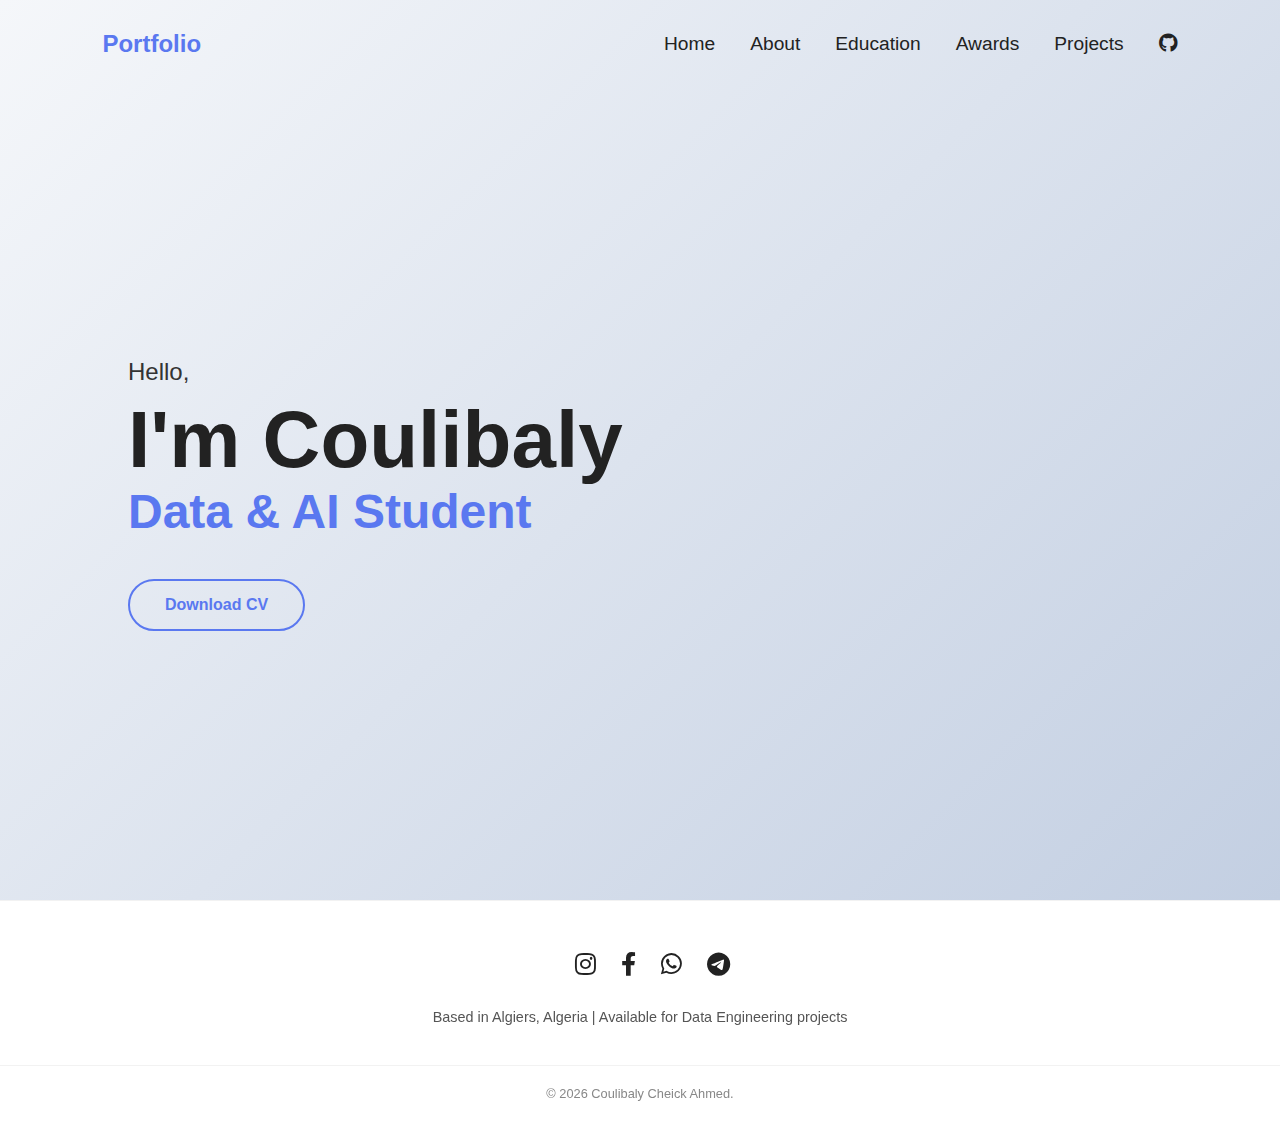
<file: index.html>
<!DOCTYPE html>
<html lang="fr">
<head>
    <meta charset="UTF-8">
    <meta name="viewport" content="width=device-width, initial-scale=1.0">
    <title>Home</title>
    <link href="https://fonts.googleapis.com/css2?family=Poppins:wght@400;600;700&display=swap" rel="stylesheet">
    <link rel="stylesheet" href="https://cdnjs.cloudflare.com/ajax/libs/font-awesome/6.0.0/css/all.min.css">
    <link rel="stylesheet" href="style.css">
</head>
<body>
    <main class="container">
        <header>
            <div class="logo">Portfolio</div>
            <nav>
                <ul>
                    <li><a href="index.html">Home</a></li>
                    <li><a href="pages/about.html">About</a></li>
                    <li><a href="pages/education.html">Education</a></li>
                    <li><a href="pages/award.html">Awards</a></li>
                    <li><a href="pages/project.html">Projects</a></li>
                    <li><a href="https://github.com/cca7ai/" target="_blank"><i class="fab fa-github"></i></a></li>
                </ul>
            </nav>
        </header>

        <section class="hero">
            <div class="hero-content">
                <p class="hello">Hello,</p>
                <h1>I'm Coulibaly</h1>
                <h2>Data & AI Student</h2>
                <a href="https://github.com/cca7ai/cv/blob/main/cv_COULIBALY_Cheick_Ahmed.pdf" target="_blank" class="btn-download">Download CV</a>
            </div>
        </section>
    </main>
    <footer class="main-footer">
        <div class="footer-content">

            <div class="footer-socials">
                <a href="https://x.com/cheick8169" target="_blank" title="Follow on X"><i class="fab fa-x-twitter"></i></a>
                <a href="https://instagram.com/cheick8169" target="_blank" title="Follow on Instagram"><i class="fab fa-instagram"></i></a>
                <a href="https://facebook.com/Cheick Coulibaly" target="_blank" title="Connect on Facebook"><i class="fab fa-facebook-f"></i></a>
                <a href="https://wa.me/0022656175572" target="_blank" title="Chat on WhatsApp"><i class="fab fa-whatsapp"></i></a>
                <a href="https://t.me/@cca7coulibaly" target="_blank" title="Message on Telegram"><i class="fab fa-telegram-plane"></i></a>
            </div>

            <div class="footer-info">
                <p>Based in Algiers, Algeria | Available for Data Engineering projects</p>
            </div>
        </div>

        <div class="footer-bottom">
            <p>&copy; 2026 Coulibaly Cheick Ahmed.</p>
        </div>
    </footer>
</body>
</html>
</file>
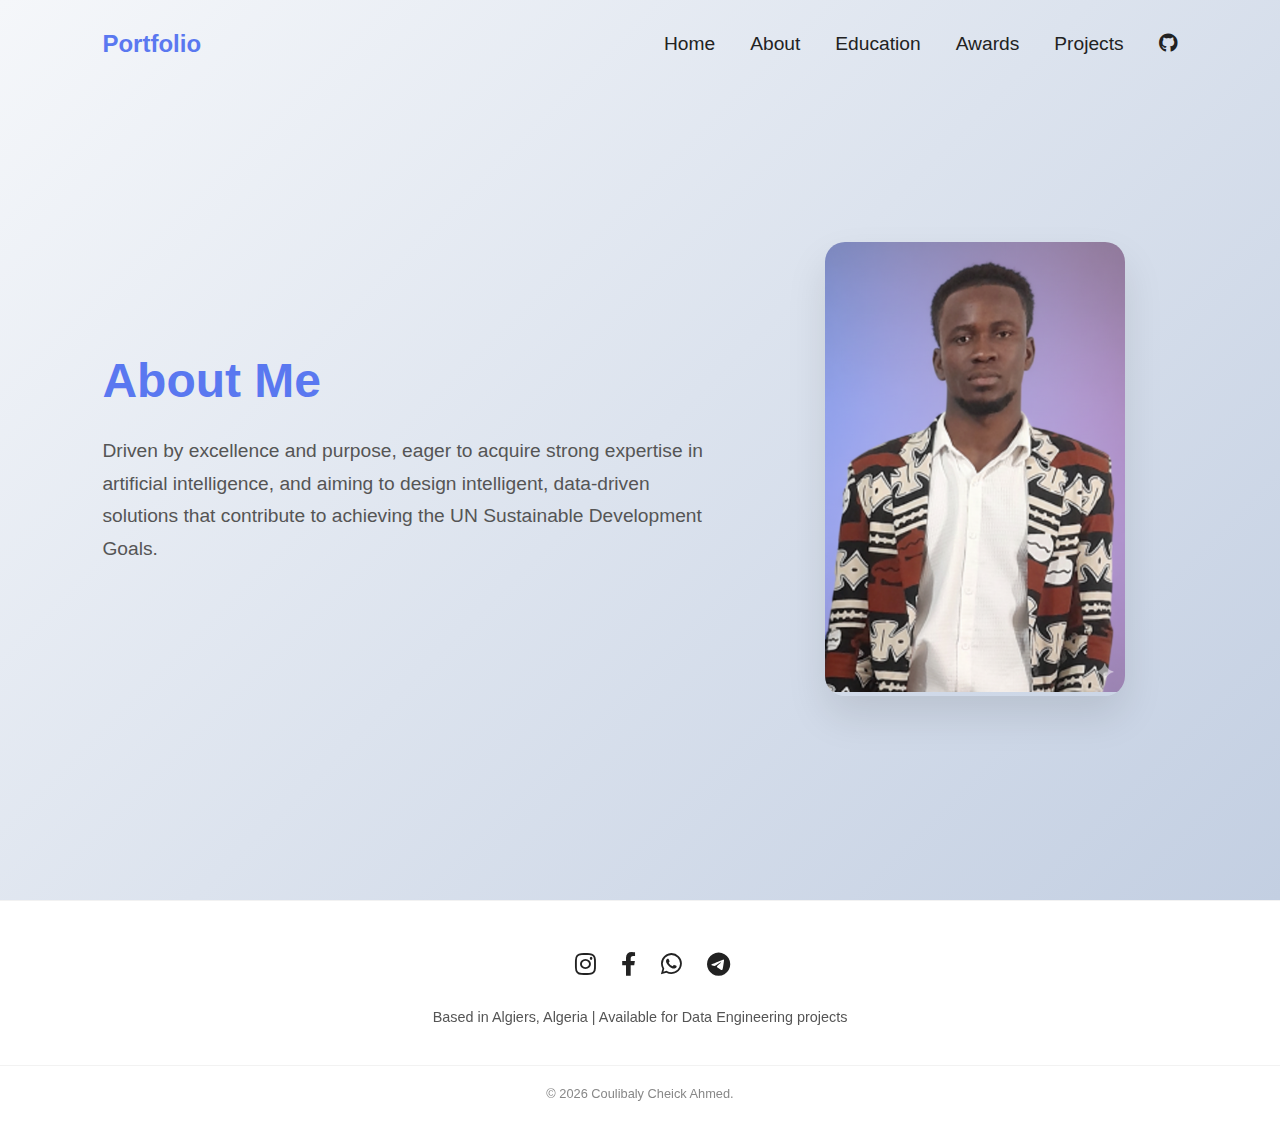
<file: pages/about.html>
<!DOCTYPE html>
<html lang="en">
<head>
    <meta charset="UTF-8">
    <meta name="viewport" content="width=device-width, initial-scale=1.0">
    <title>About Me</title>
    <link href="https://fonts.googleapis.com/css2?family=Poppins:wght@400;600;700&display=swap" rel="stylesheet">
    <link rel="stylesheet" href="https://cdnjs.cloudflare.com/ajax/libs/font-awesome/6.0.0/css/all.min.css">
    <link rel="stylesheet" href="../style.css">
</head>
<body>
<main class="container">
    <header>
        <div class="logo">Portfolio</div>
        <nav>
            <ul>
                <li><a href="../index.html">Home</a></li>
                <li><a href="about.html">About</a></li>
                <li><a href="education.html">Education</a></li>
                <li><a href="award.html">Awards</a></li>
                <li><a href="project.html">Projects</a></li>
                <li><a href="https://github.com/cca7ai/" target="_blank"><i class="fab fa-github"></i></a></li>
            </ul>
        </nav>
    </header>

    <section class="about-section">
        <div class="about-grid">
            <div class="about-text">
                <h1>About Me</h1>
                <p class="description">
                    Driven by excellence and purpose, eager to acquire strong expertise in artificial intelligence, and aiming to design intelligent, data-driven
                    solutions that contribute to achieving the UN Sustainable Development Goals.
                </p>
            </div>

            <div class="about-image">
                <div class="image-wrapper">
                    <img src="../images/ccame.png" alt="Coulibaly Cheick Ahmed">
                </div>
            </div>
        </div>
    </section>
</main>

<footer class="main-footer">
    <div class="footer-content">

        <div class="footer-socials">
            <a href="https://x.com/cheick8169" target="_blank" title="Follow on X"><i class="fab fa-x-twitter"></i></a>
            <a href="https://instagram.com/cheick8169" target="_blank" title="Follow on Instagram"><i class="fab fa-instagram"></i></a>
            <a href="https://facebook.com/Cheick Coulibaly" target="_blank" title="Connect on Facebook"><i class="fab fa-facebook-f"></i></a>
            <a href="https://wa.me/0022656175572" target="_blank" title="Chat on WhatsApp"><i class="fab fa-whatsapp"></i></a>
            <a href="https://t.me/@cca7coulibaly" target="_blank" title="Message on Telegram"><i class="fab fa-telegram-plane"></i></a>
        </div>

        <div class="footer-info">
            <p>Based in Algiers, Algeria | Available for Data Engineering projects</p>
        </div>
    </div>

    <div class="footer-bottom">
        <p>&copy; 2026 Coulibaly Cheick Ahmed.</p>
    </div>
</footer>
</body>
</html>
</file>
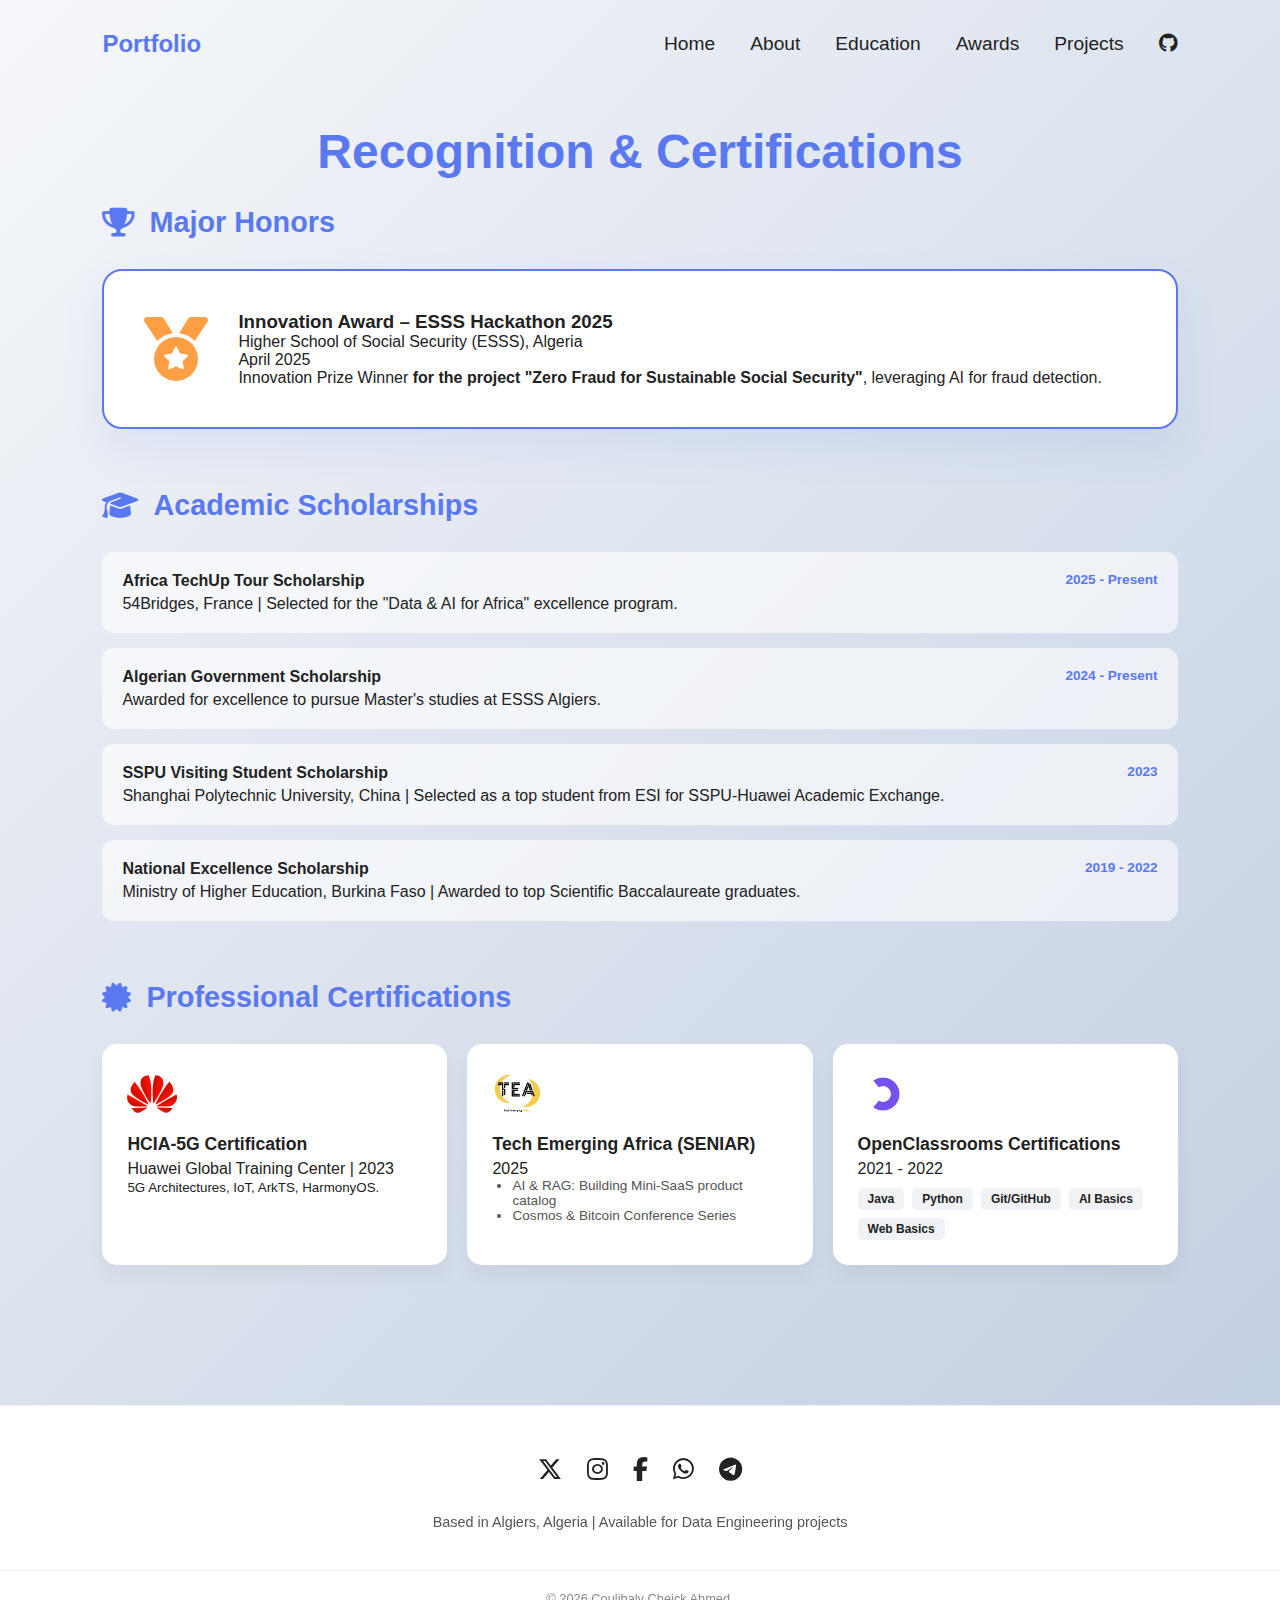
<file: pages/award.html>
<!DOCTYPE html>
        <html lang="en">
        <head>
        <meta charset="UTF-8">
        <meta name="viewport" content="width=device-width, initial-scale=1.0">
        <title>Awards & Certifications</title>
            <link href="https://fonts.googleapis.com/css2?family=Poppins:wght@400;600;700&display=swap" rel="stylesheet">
            <link rel="stylesheet" href="https://cdnjs.cloudflare.com/ajax/libs/font-awesome/6.4.0/css/all.min.css">
            <link rel="stylesheet" href="../style.css">
        </head>
<body>
<main class="container">
    <header>
        <div class="logo">Portfolio</div>
        <nav>
            <ul>
                <li><a href="../index.html">Home</a></li>
                <li><a href="about.html">About</a></li>
                <li><a href="education.html">Education</a></li>
                <li><a href="award.html">Awards</a></li>
                <li><a href="project.html">Projects</a></li>
                <li><a href="https://github.com/cca7ai/certifications" target="_blank"><i class="fab fa-github"></i></a></li>
            </ul>
        </nav>
    </header>

    <section class="awards-section">
        <h1 class="page-title">Recognition & Certifications</h1>

        <div class="award-category">
            <h2 class="category-title"><i class="fas fa-trophy"></i> Major Honors</h2>
            <div class="award-grid">
                <div class="award-card highlight">
                    <div class="award-icon"><i class="fas fa-medal"></i></div>
                    <div class="award-info">
                        <h3>Innovation Award – ESSS Hackathon 2025</h3>
                        <p class="org">Higher School of Social Security (ESSS), Algeria</p>
                        <p class="date">April 2025</p>
                        <p class="desc">Innovation Prize Winner<strong> for the project "Zero Fraud for Sustainable Social Security"</strong>, leveraging AI for fraud detection.</p>
                    </div>
                </div>
            </div>
        </div>

        <div class="award-category">
            <h2 class="category-title"><i class="fas fa-graduation-cap"></i> Academic Scholarships</h2>
            <div class="scholarship-list">
                <div class="item">
                    <div class="item-header">
                        <h4>Africa TechUp Tour Scholarship</h4>
                        <span>2025 - Present</span>
                    </div>
                    <p>54Bridges, France | Selected for the "Data & AI for Africa" excellence program.</p>
                </div>
                <div class="item">
                    <div class="item-header">
                        <h4>Algerian Government Scholarship</h4>
                        <span>2024 - Present</span>
                    </div>
                    <p>Awarded for excellence to pursue Master's studies at ESSS Algiers.</p>
                </div>
                <div class="item">
                    <div class="item-header">
                        <h4>SSPU Visiting Student Scholarship</h4>
                        <span>2023</span>
                    </div>
                    <p>Shanghai Polytechnic University, China | Selected as a top student from ESI for SSPU-Huawei Academic Exchange.</p>
                </div>
                <div class="item">
                    <div class="item-header">
                        <h4>National Excellence Scholarship</h4>
                        <span>2019 - 2022</span>
                    </div>
                    <p>Ministry of Higher Education, Burkina Faso | Awarded to top Scientific Baccalaureate graduates.</p>
                </div>
            </div>
        </div>

        <div class="award-category">
            <h2 class="category-title"><i class="fas fa-certificate"></i> Professional Certifications</h2>
            <div class="cert-grid">
                <div class="cert-card">
                    <img src="../images/huawei.png" alt="Huawei" class="cert-logo">
                    <div class="cert-content">
                        <h4>HCIA-5G Certification</h4>
                        <p>Huawei Global Training Center | 2023</p>
                        <small>5G Architectures, IoT, ArkTS, HarmonyOS.</small>
                    </div>
                </div>

                <div class="cert-card">
                    <img src="../images/tea.png" alt="Tech Emerging Africa" class="cert-logo">
                    <div class="cert-content">
                        <h4>Tech Emerging Africa (SENIAR)</h4>
                        <p>2025</p>
                        <ul>
                            <li>AI & RAG: Building Mini-SaaS product catalog</li>
                            <li>Cosmos & Bitcoin Conference Series</li>
                        </ul>
                    </div>
                </div>

                <div class="cert-card">
                    <img src="../images/oc.webp" alt="Openclassrooms" class="cert-logo">
                    <div class="cert-content">
                        <h4>OpenClassrooms Certifications</h4>
                        <p>2021 - 2022</p>
                        <div class="tags">
                            <span>Java</span> <span>Python</span> <span>Git/GitHub</span> <span>AI Basics</span> <span>Web Basics</span>
                        </div>
                    </div>
                </div>
            </div>
        </div>
    </section>
</main>

<footer class="main-footer">
    <div class="footer-content">

        <div class="footer-socials">
            <a href="https://x.com/cheick8169" target="_blank" title="Follow on X"><i class="fab fa-x-twitter"></i></a>
            <a href="https://instagram.com/cheick8169" target="_blank" title="Follow on Instagram"><i class="fab fa-instagram"></i></a>
            <a href="https://facebook.com/Cheick Coulibaly" target="_blank" title="Connect on Facebook"><i class="fab fa-facebook-f"></i></a>
            <a href="https://wa.me/0022656175572" target="_blank" title="Chat on WhatsApp"><i class="fab fa-whatsapp"></i></a>
            <a href="https://t.me/@cca7coulibaly" target="_blank" title="Message on Telegram"><i class="fab fa-telegram-plane"></i></a>
        </div>

        <div class="footer-info">
            <p>Based in Algiers, Algeria | Available for Data Engineering projects</p>
        </div>
    </div>

    <div class="footer-bottom">
        <p>&copy; 2026 Coulibaly Cheick Ahmed.</p>
    </div>
</footer>

</body>
</html>
</file>
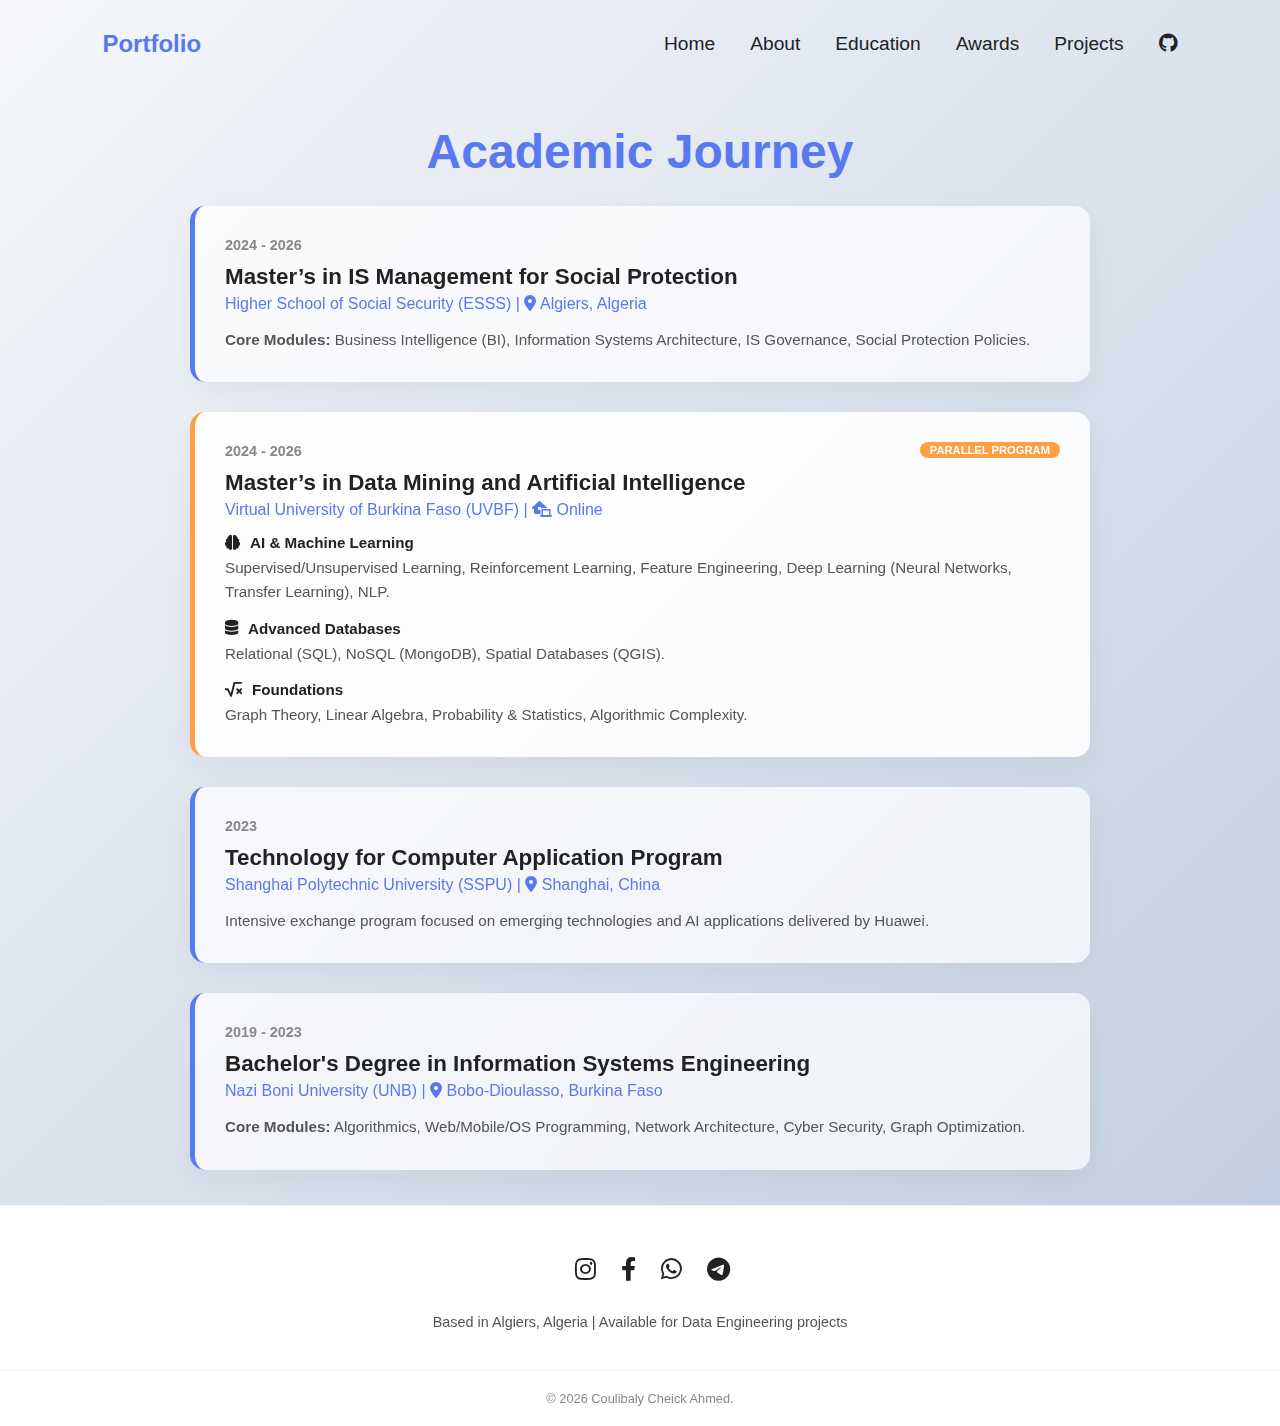
<file: pages/education.html>
<!DOCTYPE html>
<html lang="en">
<head>
    <meta charset="UTF-8">
    <meta name="viewport" content="width=device-width, initial-scale=1.0">
    <title>Education</title>
    <link href="https://fonts.googleapis.com/css2?family=Poppins:wght@400;600;700&display=swap" rel="stylesheet">
    <link rel="stylesheet" href="https://cdnjs.cloudflare.com/ajax/libs/font-awesome/6.0.0/css/all.min.css">
    <link rel="stylesheet" href="../style.css">
</head>
<body>
<main class="container">
    <header>
        <div class="logo">Portfolio</div>
        <nav>
            <ul>
                <li><a href="../index.html">Home</a></li>
                <li><a href="about.html">About</a></li>
                <li><a href="education.html">Education</a></li>
                <li><a href="award.html">Awards</a></li>
                <li><a href="project.html">Projects</a></li>
                <li><a href="https://github.com/cca7ai/" target="_blank"><i class="fab fa-github"></i></a></li>
            </ul>
        </nav>
    </header>

    <section class="education-section">
        <h1 class="page-title">Academic Journey</h1>

        <div class="timeline">

            <div class="edu-card">
                <div class="edu-header">
                    <span class="year">2024 - 2026</span>
                    <h2>Master’s in IS Management for Social Protection</h2>
                    <h3>Higher School of Social Security (ESSS) | <i class="fas fa-map-marker-alt"></i> Algiers, Algeria</h3>
                </div>
                <div class="edu-body">
                    <p><strong>Core Modules:</strong> Business Intelligence (BI), Information Systems Architecture, IS Governance, Social Protection Policies.</p>
                </div>
            </div>

            <div class="edu-card highlighted">
                <div class="edu-header">
                    <span class="year">2024 - 2026</span>
                    <div class="badge">Parallel Program</div>
                    <h2>Master’s in Data Mining and Artificial Intelligence</h2>
                    <h3>Virtual University of Burkina Faso (UVBF) | <i class="fas fa-laptop-house"></i> Online</h3>
                </div>
                <div class="edu-body">
                    <div class="module-group">
                        <h4><i class="fas fa-brain"></i> AI & Machine Learning</h4>
                        <p>Supervised/Unsupervised Learning, Reinforcement Learning, Feature Engineering, Deep Learning (Neural Networks, Transfer Learning), NLP.</p>
                    </div>
                    <div class="module-group">
                        <h4><i class="fas fa-database"></i> Advanced Databases</h4>
                        <p>Relational (SQL), NoSQL (MongoDB), Spatial Databases (QGIS).</p>
                    </div>
                    <div class="module-group">
                        <h4><i class="fas fa-square-root-alt"></i> Foundations</h4>
                        <p>Graph Theory, Linear Algebra, Probability & Statistics, Algorithmic Complexity.</p>
                    </div>
                </div>
            </div>

            <div class="edu-card">
                <div class="edu-header">
                    <span class="year">2023</span>
                    <h2>Technology for Computer Application Program</h2>
                    <h3>Shanghai Polytechnic University (SSPU) | <i class="fas fa-map-marker-alt"></i> Shanghai, China</h3>
                </div>
                <div class="edu-body">
                    <p>Intensive exchange program focused on emerging technologies and AI applications delivered by Huawei.</p>
                </div>
            </div>

            <div class="edu-card">
                <div class="edu-header">
                    <span class="year">2019 - 2023</span>
                    <h2>Bachelor's Degree in Information Systems Engineering</h2>
                    <h3>Nazi Boni University (UNB) | <i class="fas fa-map-marker-alt"></i> Bobo-Dioulasso, Burkina Faso</h3>
                </div>
                <div class="edu-body">
                    <p><strong>Core Modules:</strong> Algorithmics, Web/Mobile/OS Programming, Network Architecture, Cyber Security, Graph Optimization.</p>
                </div>
            </div>

        </div>
    </section>
</main>

<footer class="main-footer">
    <div class="footer-content">

        <div class="footer-socials">
            <a href="https://x.com/cheick8169" target="_blank" title="Follow on X"><i class="fab fa-x-twitter"></i></a>
            <a href="https://instagram.com/cheick8169" target="_blank" title="Follow on Instagram"><i class="fab fa-instagram"></i></a>
            <a href="https://facebook.com/Cheick Coulibaly" target="_blank" title="Connect on Facebook"><i class="fab fa-facebook-f"></i></a>
            <a href="https://wa.me/0022656175572" target="_blank" title="Chat on WhatsApp"><i class="fab fa-whatsapp"></i></a>
            <a href="https://t.me/@cca7coulibaly" target="_blank" title="Message on Telegram"><i class="fab fa-telegram-plane"></i></a>
        </div>

        <div class="footer-info">
            <p>Based in Algiers, Algeria | Available for Data Engineering projects</p>
        </div>
    </div>

    <div class="footer-bottom">
        <p>&copy; 2026 Coulibaly Cheick Ahmed.</p>
    </div>
</footer>

</body>
</html>
</file>
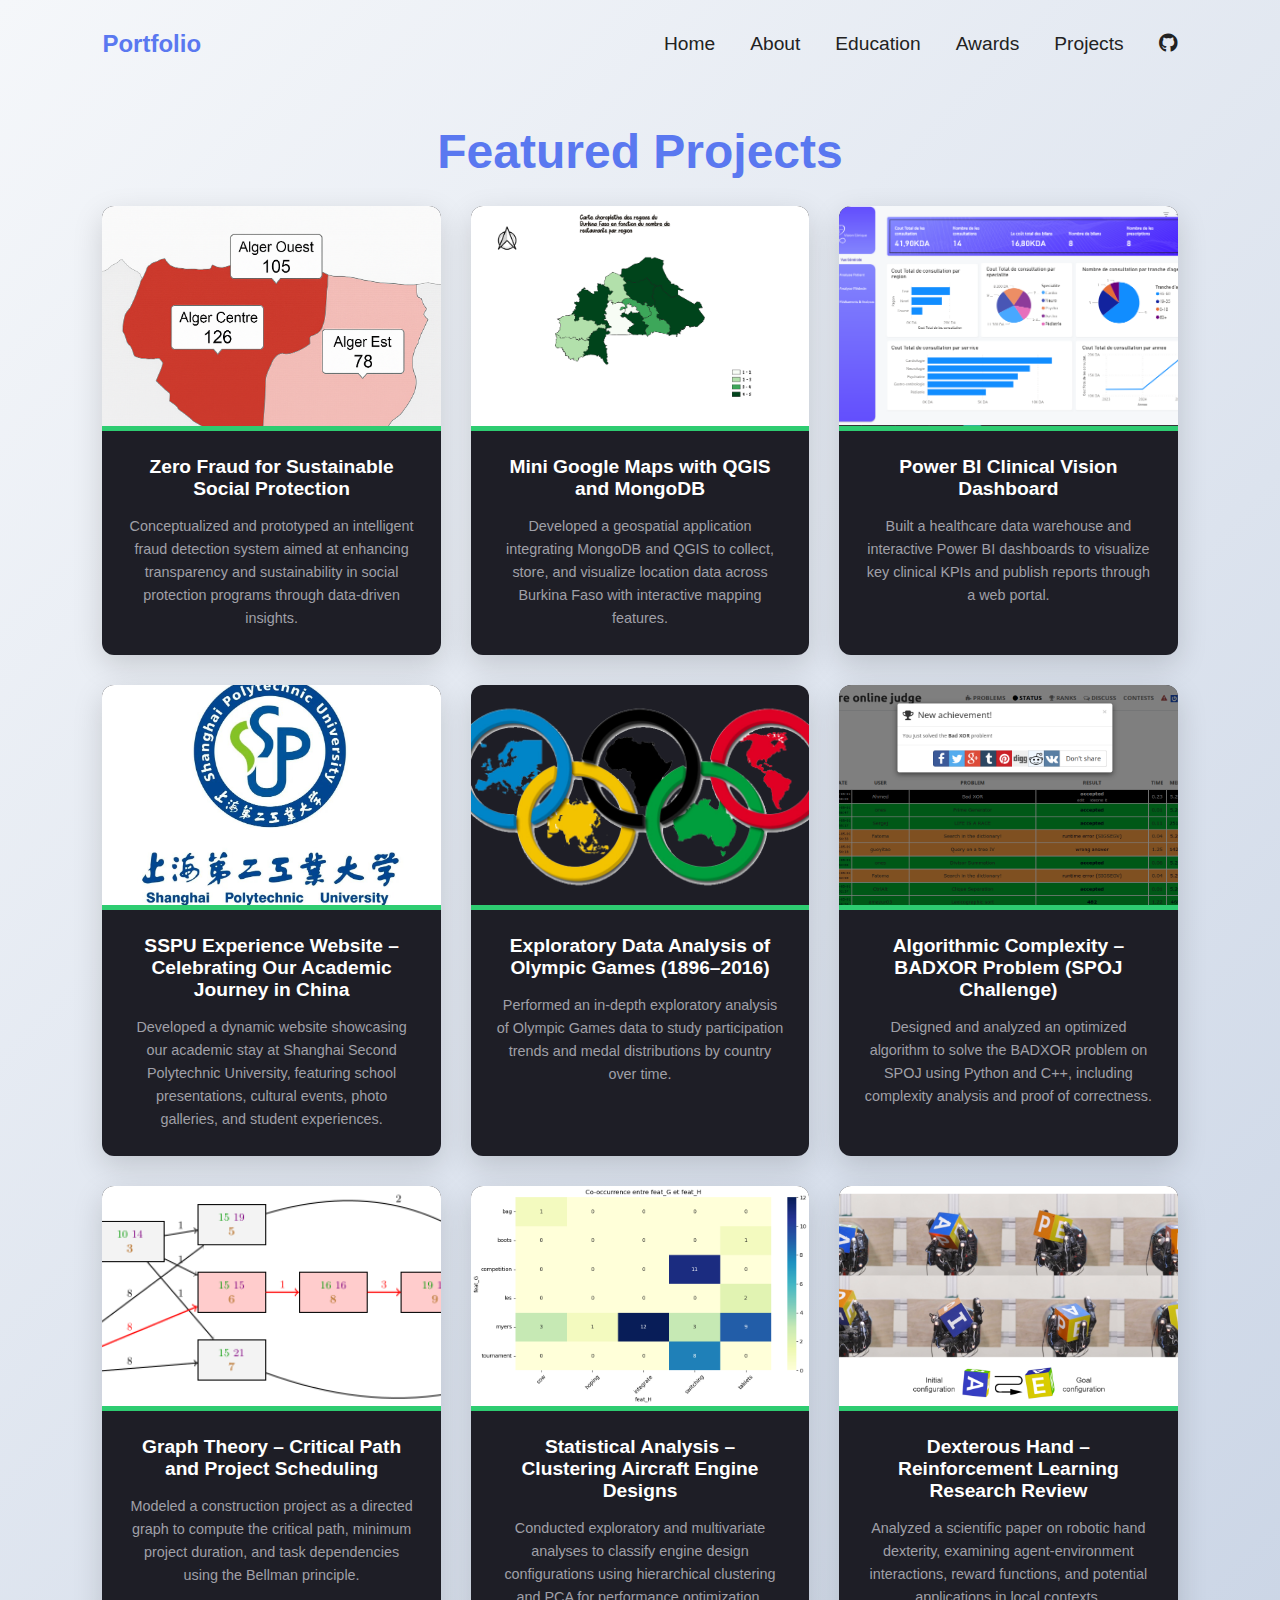
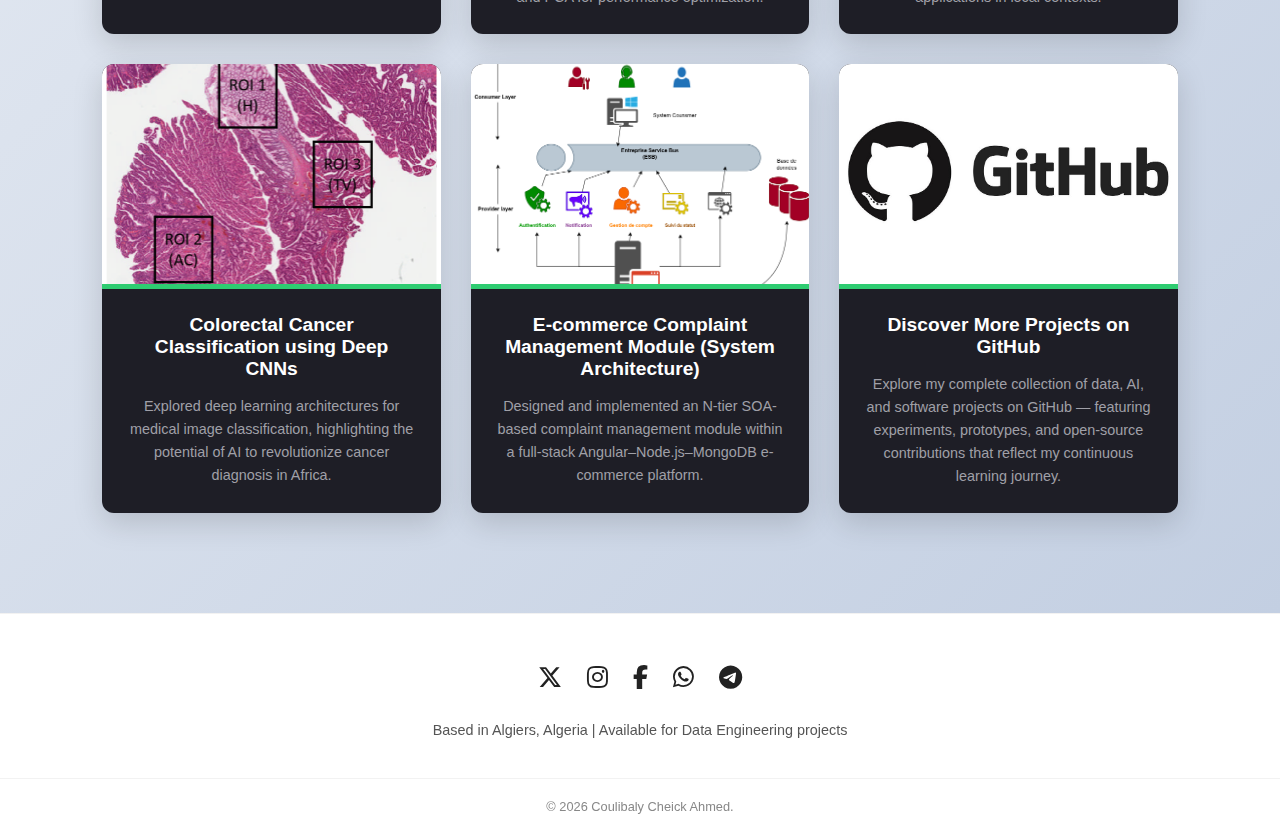
<file: pages/project.html>
<!DOCTYPE html>
<html lang="en">
<head>
    <meta charset="UTF-8">
    <meta name="viewport" content="width=device-width, initial-scale=1.0">
    <title>Projects</title>
    <link href="https://fonts.googleapis.com/css2?family=Poppins:wght@400;600;700&display=swap" rel="stylesheet">
    <link rel="stylesheet" href="https://cdnjs.cloudflare.com/ajax/libs/font-awesome/6.4.0/css/all.min.css">
    <link rel="stylesheet" href="../style.css">
</head>
<body>
<main class="container">
    <header>
        <div class="logo">Portfolio</div>
        <nav>
            <ul>
                <li><a href="../index.html">Home</a></li>
                <li><a href="about.html">About</a></li>
                <li><a href="education.html">Education</a></li>
                <li><a href="award.html">Awards</a></li>
                <li><a href="project.html">Projects</a></li>
                <li><a href="https://github.com/cca7ai/" target="_blank"><i class="fab fa-github"></i></a></li>
            </ul>
        </nav>
    </header>

    <section class="portfolio-section">
        <h1 class="page-title">Featured Projects</h1>

        <div class="projects-grid">

            <div class="project-card">
                <div class="project-image">
                    <img src="../images/fraud.png" alt="Zero Fraud Project">
                    <div class="project-overlay">
                        <a href="https://github.com/cca7ai/projects/tree/main/2%20Information%20Systems%20Management/Zero%20Fraud" target="_blank"><i class="fab fa-github"></i> View Code</a>
                    </div>
                </div>
                <div class="project-info">
                    <h3>Zero Fraud for Sustainable Social Protection</h3>
                    <p>Conceptualized and prototyped an intelligent fraud detection system aimed at enhancing transparency and sustainability in social protection programs through data-driven insights.</p>
                </div>
            </div>

            <div class="project-card">
                <div class="project-image">
                    <img src="../images/restaurants.png" alt="Mini Google Maps with QGIS and MongoDB">
                    <div class="project-overlay">
                        <a href="https://github.com/cca7ai/projects/tree/main/1%20Data%20Mining%20and%20Artificial%20Intelligence%20(DMAI)/Databases/Spatial%20database/Sequence%205%3A%20Present%20your%20data%20with%20QGIS/MG_COULIBALY-Cheick-Ahmed_%26_TRAORE-Soungalo" target="_blank"><i class="fab fa-github"></i> View Code</a>
                    </div>
                </div>
                <div class="project-info">
                    <h3>Mini Google Maps with QGIS and MongoDB</h3>
                    <p>Developed a geospatial application integrating MongoDB and QGIS to collect, store, and visualize location data across Burkina Faso with interactive mapping features.</p>
                </div>
            </div>

            <div class="project-card">
                <div class="project-image">
                    <img src="../images/dashboard.PNG" alt="Power BI Clinical Vision Dashboard)">
                    <div class="project-overlay">
                        <a href="https://github.com/cca7ai/projects/tree/main/2%20Information%20Systems%20Management/Business%20Intelligence/Vision%20Clinic" target="_blank"><i class="fab fa-github"></i> View Code</a>
                    </div>
                </div>
                <div class="project-info">
                    <h3>Power BI Clinical Vision Dashboard</h3>
                    <p>Built a healthcare data warehouse and interactive Power BI dashboards to visualize key clinical KPIs and publish reports through a web portal.</p>
                </div>
            </div>

            <div class="project-card">
                <div class="project-image">
                    <img src="../images/sspu.jpeg" alt="Exploratory Data Analysis of Olympic Games (1896–2016)">
                    <div class="project-overlay">
                        <a href="https://sspuunb.sspu.edu.cn" target="_blank"><i class="fas fa-external-link-alt"></i> View Website</a>
                    </div>
                </div>
                <div class="project-info">
                    <h3>SSPU Experience Website – Celebrating Our Academic Journey in China</h3>
                    <p>Developed a dynamic website showcasing our academic stay at Shanghai Second Polytechnic University, featuring school presentations, cultural events, photo galleries, and student experiences.</p>
                </div>
            </div>

            <div class="project-card">
                <div class="project-image">
                    <img src="../images/anneaux-4.png" alt="Exploratory Data Analysis of Olympic Games (1896–2016)">
                    <div class="project-overlay">
                        <a href="https://github.com/cca7ai/projects/tree/main/1%20Data%20Mining%20and%20Artificial%20Intelligence%20(DMAI)/Introduction%20to%20Data%20Science/Programming%20Languages%20%E2%80%8B%E2%80%8Band%20Tools%20Applied%20to%20Data%20Science/projet_groupe_3" target="_blank"><i class="fab fa-github"></i> View Code</a>
                    </div>
                </div>
                <div class="project-info">
                    <h3>Exploratory Data Analysis of Olympic Games (1896–2016)</h3>
                    <p>Performed an in-depth exploratory analysis of Olympic Games data to study participation trends and medal distributions by country over time.</p>
                </div>
            </div>

            <div class="project-card">
                <div class="project-image">
                    <img src="../images/badxor.png" alt="Algorithmic Complexity – BADXOR Problem (SPOJ Challenge)">
                    <div class="project-overlay">
                        <a href="https://github.com/cca7ai/projects/tree/main/1%20Data%20Mining%20and%20Artificial%20Intelligence%20(DMAI)/Fundamental%20Mathematics/Algorithmic%20Complexity%2C%20Graph%20Theory/Mini%20Projet%20Complexite%20Algo" target="_blank"><i class="fab fa-github"></i> View Code</a>
                    </div>
                </div>
                <div class="project-info">
                    <h3>Algorithmic Complexity – BADXOR Problem (SPOJ Challenge)</h3>
                    <p>Designed and analyzed an optimized algorithm to solve the BADXOR problem on SPOJ using Python and C++, including complexity analysis and proof of correctness.</p>
                </div>
            </div>

            <div class="project-card">
                <div class="project-image">
                    <img src="../images/graph.png" alt="">
                    <div class="project-overlay">
                        <a href="https://github.com/cca7ai/projects/tree/main/1%20Data%20Mining%20and%20Artificial%20Intelligence%20(DMAI)/Fundamental%20Mathematics/Algorithmic%20Complexity%2C%20Graph%20Theory/Mini%20Projet%20Theorie%20graphes" target="_blank"><i class="fab fa-github"></i> View Code</a>
                    </div>
                </div>
                <div class="project-info">
                    <h3>Graph Theory – Critical Path and Project Scheduling</h3>
                    <p>Modeled a construction project as a directed graph to compute the critical path, minimum project duration, and task dependencies using the Bellman principle.</p>
                </div>
            </div>

            <div class="project-card">
                <div class="project-image">
                    <img src="../images/stat.png" alt="Statistical Analysis – Clustering Aircraft Engine Designs">
                    <div class="project-overlay">
                        <a href="https://github.com/cca7ai/projects/tree/main/1%20Data%20Mining%20and%20Artificial%20Intelligence%20(DMAI)/Fundamental%20Mathematics/Probability%20Theory%20-%20Statistics/Project" target="_blank"><i class="fab fa-github"></i> View Code</a>
                    </div>
                </div>
                <div class="project-info">
                    <h3>Statistical Analysis – Clustering Aircraft Engine Designs</h3>
                    <p>Conducted exploratory and multivariate analyses to classify engine design configurations using hierarchical clustering and PCA for performance optimization.</p>
                </div>
            </div>

            <div class="project-card">
                <div class="project-image">
                    <img src="../images/dexteroushand.png" alt="Dexterous Hand – Reinforcement Learning Research Review">
                    <div class="project-overlay">
                        <a href="https://github.com/cca7ai/projects/tree/main/1%20Data%20Mining%20and%20Artificial%20Intelligence%20(DMAI)/Deep%20Learning/Reinforcement%20Learning"><i class="fas fa-file-pdf"></i> Read Paper</a>
                    </div>
                </div>
                <div class="project-info">
                    <h3>Dexterous Hand – Reinforcement Learning Research Review</h3>
                    <p>Analyzed a scientific paper on robotic hand dexterity, examining agent-environment interactions, reward functions, and potential applications in local contexts.</p>
                </div>
            </div>

            <div class="project-card">
                <div class="project-image">
                    <img src="../images/cancer.png" alt="Colorectal Cancer Classification using Deep CNNs">
                    <div class="project-overlay">
                        <a href="https://github.com/cca7ai/projects/tree/main/1%20Data%20Mining%20and%20Artificial%20Intelligence%20(DMAI)/Deep%20Learning/Introduction%20to%20Deep%20Learning/Article"><i class="fas fa-file-pdf"></i> Read Paper</a>
                    </div>
                </div>
                <div class="project-info">
                    <h3>Colorectal Cancer Classification using Deep CNNs</h3>
                    <p>Explored deep learning architectures for medical image classification, highlighting the potential of AI to revolutionize cancer diagnosis in Africa.</p>
                </div>
            </div>

            <div class="project-card">
                <div class="project-image">
                    <img src="../images/soa.png" alt="E-commerce Complaint Management Module (System Architecture)">
                    <div class="project-overlay">
                        <a href="https://github.com/cca7ai/projects/tree/main/2%20Information%20Systems%20Management/Information%20Systems%20Architecture/e-commerce-architecture" target="_blank"><i class="fab fa-github"></i> View Code</a>
                    </div>
                </div>
                <div class="project-info">
                    <h3>E-commerce Complaint Management Module (System Architecture)</h3>
                    <p>Designed and implemented an N-tier SOA-based complaint management module within a full-stack Angular–Node.js–MongoDB e-commerce platform.</p>
                </div>
            </div>

            <div class="project-card">
                <div class="project-image">
                    <img src="../images/GitHub.jpg" alt="Github">
                    <div class="project-overlay">
                        <a href="https://github.com/cca7ai/projects/tree/main" target="_blank"><i class="fab fa-github"></i> View Repository</a>
                    </div>
                </div>
                <div class="project-info">
                    <h3>Discover More Projects on GitHub</h3>
                    <p>Explore my complete collection of data, AI, and software projects on GitHub — featuring experiments, prototypes, and open-source contributions that reflect my continuous learning journey.</p>
                </div>
            </div>

            <!--
            <div class="project-card">
                <div class="project-image">
                    <img src="../images/orange.png" alt="Intelligent Design System">
                    <div class="project-overlay">
                        <span class="confidential"><i class="fas fa-lock"></i> Corporate Project</span>
                    </div>
                </div>
                <div class="project-info">
                    <h3>Intelligent Product Design</h3>
                    <p>Automation of marketing decision-making through a centralized intelligent system at Orange Burkina.</p>
                </div>
            </div>
            -->

        </div>
    </section>
</main>

<footer class="main-footer">
    <div class="footer-content">

        <div class="footer-socials">
            <a href="https://x.com/cheick8169" target="_blank" title="Follow on X"><i class="fab fa-x-twitter"></i></a>
            <a href="https://instagram.com/cheick8169" target="_blank" title="Follow on Instagram"><i class="fab fa-instagram"></i></a>
            <a href="https://facebook.com/Cheick Coulibaly" target="_blank" title="Connect on Facebook"><i class="fab fa-facebook-f"></i></a>
            <a href="https://wa.me/0022656175572" target="_blank" title="Chat on WhatsApp"><i class="fab fa-whatsapp"></i></a>
            <a href="https://t.me/@cca7coulibaly" target="_blank" title="Message on Telegram"><i class="fab fa-telegram-plane"></i></a>
        </div>

        <div class="footer-info">
            <p>Based in Algiers, Algeria | Available for Data Engineering projects</p>
        </div>
    </div>

    <div class="footer-bottom">
        <p>&copy; 2026 Coulibaly Cheick Ahmed.</p>
    </div>
</footer>

</body>
</html>
</file>
<file: style.css>
/* Styles de base */
* {
    margin: 0;
    padding: 0;
    box-sizing: border-box;
}

body {
    font-family: 'Poppins', sans-serif;
    color: #333;
    overflow-x: hidden;
}

/* Conteneur principal avec l'image de fond */
.container {
    width: 100%;
    min-height: 100vh;
    background: linear-gradient(135deg, #f5f7fa 0%, #c3cfe2 100%);
    display: flex;
    flex-direction: column;
}

/* Styles de l'en-tête (Navbar) */
header {
    display: flex;
    justify-content: space-between;
    align-items: center;
    padding: 25px 50px;
}

.logo {
    font-size: 1.5rem;
    font-weight: 700;
    color: #5a78f0;
    cursor: pointer;
}

nav ul {
    list-style: none;
    display: flex;
    gap: 30px;
}

nav ul li a {
    text-decoration: none;
    color: #333;
    font-weight: 500;
    font-size: 1.2rem;
    transition: color 0.3s ease;
}

nav ul li a:hover {
    color: #5a78f0;
}

/* Styles de la section Héro */
.hero {
    flex: 1;
    display: flex;
    align-items: center;
    padding-left: 10%;
}

.hero-content {
    max-width: 600px;
}

.hello {
    font-size: 1.5rem;
    font-weight: 500;
    color: #333;
    margin-bottom: 10px;
}

h1 {
    font-size: 5rem;
    font-weight: 700;
    line-height: 1.1;
    color: #222;
}

h2 {
    font-size: 3rem;
    font-weight: 700;
    color: #5a78f0;
    margin-bottom: 40px;
}

/* Styles du bouton "Download CV" */
.btn-download {
    display: inline-block;
    padding: 15px 35px;
    border: 2px solid #5a78f0;
    color: #5a78f0;
    text-decoration: none;
    font-weight: 600;
    border-radius: 50px;
    transition: all 0.3s ease;
}

.btn-download:hover {
    background-color: #5a78f0;
    color: #fff;
}

/* Pour les écrans plus petits (Responsive) */
@media (max-width: 768px) {
    header {
        padding: 20px;
    }

    nav ul {
        display: none;
    }

    .hero {
        padding-left: 5%;
        justify-content: center;
        text-align: center;
    }

    h1 {
        font-size: 3.5rem;
    }

    h2 {
        font-size: 2rem;
    }
}

/*
******************************************
        STYLE POUR ABOUT
******************************************
*/
:root {
    --primary-color: #5a78f0;
    --dark-text: #222;
    --light-text: #555;
}

* { margin: 0; padding: 0; box-sizing: border-box; }

body {
    font-family: 'Manrope', sans-serif;
    color: var(--dark-text);
}

.container {
    width: 100%;
    min-height: 100vh;
    background: linear-gradient(135deg, #f5f7fa 0%, #c3cfe2 100%);
    display: flex;
    flex-direction: column;
}


header {
    display: flex;
    justify-content: space-between;
    align-items: center;
    padding: 30px 8%;
}

.logo { font-size: 1.5rem; font-weight: 700; color: var(--primary-color); }
.logo span { color: var(--dark-text); }

nav ul { display: flex; list-style: none; gap: 35px; }
nav ul li a { text-decoration: none; color: var(--dark-text); font-weight: 500; transition: 0.3s; }
nav ul li a.active, nav ul li a:hover { color: var(--primary-color); }

/* Section About en Grid */
.about-section {
    flex: 1;
    display: flex;
    align-items: center;
    padding: 0 8% 50px 8%;
}

.about-grid {
    display: grid;
    grid-template-columns: 1.2fr 0.8fr; /* Texte plus large que l'image */
    gap: 60px;
    align-items: center;
    width: 100%;
}

/* Style du texte */
.about-text h1 {
    color: var(--primary-color);
    font-weight: 600;
    font-size: 3rem;
    line-height: 1.2;
    margin-bottom: 25px;
}

.description {
    font-size: 1.2rem;
    line-height: 1.7;
    color: var(--light-text);
    margin-bottom: 20px;
}


/* Style de l'image*/
.about-image {
    display: flex;
    justify-content: center;
}

.image-wrapper {
    width: 100%;
    height: 100%;
    max-width: 300px;
    object-fit: cover;
    object-position: center top;
    border-radius: 20px;
    overflow: hidden;
    box-shadow: 0 20px 40px rgba(0,0,0,0.1);

    /*
    max-width: 400px;
    aspect-ratio: 1 / 1;
    border-radius: 20px;
    overflow: hidden;
    box-shadow: 0 20px 40px rgba(0,0,0,0.1);
    */
}

.image-wrapper img {
    width: 100%;
    height: 100%;
    object-fit: cover; /* L'image remplit le carré sans se déformer */
}

/* Bouton primary (Réutilisable) */
.btn-primary {
    display: inline-block;
    padding: 16px 35px;
    background-color: var(--primary-color);
    color: white;
    text-decoration: none;
    border-radius: 50px;
    font-weight: 600;
    margin-top: 20px;
    transition: transform 0.3s ease, box-shadow 0.3s ease;
}

.btn-primary:hover {
    transform: translateY(-3px);
    box-shadow: 0 10px 20px rgba(90, 120, 240, 0.3);
}

/* Responsive pour Mobile */
@media (max-width: 992px) {
    .about-grid {
        grid-template-columns: 1fr; /* On empile sur mobile */
        text-align: center;
    }

    .about-image { order: -1; } /* L'image passe au-dessus du texte sur mobile */

    .about-text h1 { font-size: 2.5rem; }
}

/*
******************************************
           STYLE POUR EDUCATION
******************************************
 */
/* Page Title */
.page-title {
    text-align: center;
    margin-bottom: 25px;
    color: var(--primary-color);
    font-weight: 600;
    font-size: 3rem;
    line-height: 1.2;
    padding-top: 35px;
}

/* Timeline Container */
.timeline {
    max-width: 900px;
    margin: 0 auto;
    display: flex;
    flex-direction: column;
    gap: 30px;
    margin-bottom: 35px;
}

/* Academic Cards */
.edu-card {
    background: rgba(255, 255, 255, 0.7);
    backdrop-filter: blur(10px);
    border-radius: 15px;
    padding: 30px;
    border-left: 5px solid var(--primary-color);
    transition: transform 0.3s ease;
    box-shadow: 0 10px 30px rgba(0,0,0,0.05);
}

.edu-card:hover {
    transform: translateX(10px);
}

/* Highlighted card for the AI Master */
.edu-card.highlighted {
    border-left: 5px solid #ff9f43; /* Couleur différente pour attirer l'oeil */
    background: rgba(255, 255, 255, 0.9);
}

.edu-header h2 {
    font-size: 1.4rem;
    margin: 10px 0 5px 0;
    color: var(--dark-text);
}

.edu-header h3 {
    font-size: 1rem;
    font-weight: 400;
    color: var(--primary-color);
    margin-bottom: 15px;
}

.year {
    font-weight: 700;
    color: #888;
    font-size: 0.9rem;
}

.badge {
    display: inline-block;
    background: #ff9f43;
    color: white;
    padding: 2px 10px;
    border-radius: 20px;
    font-size: 0.7rem;
    font-weight: 600;
    text-transform: uppercase;
    float: right;
}

/* Module Groups */
.module-group {
    margin-top: 15px;
}

.module-group h4 {
    font-size: 0.95rem;
    color: var(--dark-text);
    margin-bottom: 5px;
    display: flex;
    align-items: center;
    gap: 10px;
}

.edu-body p {
    font-size: 0.95rem;
    line-height: 1.6;
    color: var(--light-text);
}

/* Responsive */
@media (max-width: 768px) {
    .edu-card:hover { transform: none; }
    .page-title { font-size: 2rem; }
}


/*
******************************************
           STYLE POUR FOOTER
******************************************
 */
/* Main Footer Styles */
.main-footer {
    background: rgba(255, 255, 255, 0.5);
    /*background: linear-gradient(135deg, #f5f7fa 0%, #c3cfe2 100%);*/
    backdrop-filter: blur(10px);
    padding: 50px 0 20px 0;
    border-top: 1px solid rgba(0, 0, 0, 0.05);
}

.footer-content {
    max-width: 1100px;
    margin: 0 auto;
    text-align: center;
    padding: 0 20px;
}

.footer-logo {
    font-size: 1.8rem;
    font-weight: 700;
    color: var(--primary-color);
    margin-bottom: 25px;
}

.footer-logo span {
    color: var(--dark-text);
}

/* Social Icons Styling */
.footer-socials {
    display: flex;
    justify-content: center;
    gap: 25px;
    margin-bottom: 30px;
}

.footer-socials a {
    color: var(--dark-text);
    font-size: 1.5rem;
    transition: all 0.3s ease;
}

/* Couleurs au survol pour chaque réseau */
.footer-socials a:hover {
    transform: translateY(-5px);
}

.fa-x-twitter:hover { color: #000000; }
.fa-instagram:hover { color: #E1306C; }
.fa-facebook-f:hover { color: #4267B2; }
.fa-whatsapp:hover { color: #25D366; }
.fa-telegram-plane:hover { color: #0088cc; }

.footer-info p {
    font-size: 0.9rem;
    color: var(--light-text);
    margin-bottom: 10px;
}

/* Bottom Bar */
.footer-bottom {
    border-top: 1px solid rgba(0, 0, 0, 0.05);
    margin-top: 40px;
    padding-top: 20px;
    text-align: center;
}

.footer-bottom p {
    font-size: 0.8rem;
    color: #888;
}

.footer-bottom span {
    color: var(--primary-color);
    font-weight: 600;
}



/* Layout Awards */
.awards-section {
    padding: 0 8% 80px 8%;
}

.award-category {
    margin-bottom: 60px;
}

.category-title {
    font-size: 1.8rem;
    margin-bottom: 30px;
    display: flex;
    align-items: center;
    gap: 15px;
    color: var(--primary-color);
}

/* Featured Award Card */
.award-card.highlight {
    background: white;
    padding: 40px;
    border-radius: 20px;
    display: flex;
    gap: 30px;
    align-items: center;
    box-shadow: 0 20px 40px rgba(90, 120, 240, 0.1);
    border: 2px solid var(--primary-color);
}

.award-icon i {
    font-size: 4rem;
    color: #ff9f43;
}

/* Scholarship List */
.scholarship-list .item {
    background: rgba(255, 255, 255, 0.6);
    margin-bottom: 15px;
    padding: 20px;
    border-radius: 12px;
    transition: 0.3s;
}

.scholarship-list .item:hover {
    background: white;
    transform: translateX(10px);
}

.item-header {
    display: flex;
    justify-content: space-between;
    margin-bottom: 5px;
}

.item-header h4 { font-weight: 600; color: var(--dark-text); }
.item-header span { font-size: 0.85rem; color: var(--primary-color); font-weight: 700; }

/* Certification Grid */
.cert-grid {
    display: grid;
    grid-template-columns: repeat(auto-fit, minmax(280px, 1fr));
    gap: 20px;
}

.cert-card {
    background: white;
    padding: 25px;
    border-radius: 15px;
    box-shadow: 0 10px 20px rgba(0,0,0,0.05);
    display: flex;
    flex-direction: column;
    gap: 15px;
}

.cert-logo { width: 50px; height: auto; }

.cert-content h4 { font-size: 1.1rem; margin-bottom: 5px; }
.cert-content ul { padding-left: 20px; font-size: 0.85rem; color: var(--light-text); }

.tags { display: flex; flex-wrap: wrap; gap: 8px; margin-top: 10px; }
.tags span {
    background: #f0f2f5;
    padding: 4px 10px;
    border-radius: 5px;
    font-size: 0.75rem;
    font-weight: 600;
}

/* Responsive */
@media (max-width: 768px) {
    .award-card.highlight { flex-direction: column; text-align: center; }
}


/*
******************************************
           STYLE POUR PORTFOLIO
******************************************
 */


/* Portfolio Section */
.portfolio-section {
    padding: 0 8% 100px 8%;
}

.projects-grid {
    display: grid;
    grid-template-columns: repeat(3, 1fr); /* 3 colonnes */
    gap: 30px; /* Espace entre les projets */
}

/* Individual Card */
.project-card {
    background: #1e1e26; /* Fond sombre comme sur l'image */
    border-radius: 12px;
    overflow: hidden;
    transition: transform 0.3s ease, box-shadow 0.3s ease;
    box-shadow: 0 10px 30px rgba(0,0,0,0.15);
}

.project-card:hover {
    transform: translateY(-10px);
}

/* Project Image Container */
.project-image {
    position: relative;
    height: 220px;
    width: 100%;
    overflow: hidden;
}

.project-image img {
    width: 100%;
    height: 100%;
    object-fit: cover;
}

/* Overlay au survol */
.project-overlay {
    position: absolute;
    top: 0; left: 0; width: 100%; height: 100%;
    background: rgba(90, 120, 240, 0.9);
    display: flex;
    justify-content: center;
    align-items: center;
    opacity: 0;
    transition: 0.3s;
}

.project-image:hover .project-overlay {
    opacity: 1;
}

.project-overlay a, .confidential {
    color: white;
    text-decoration: none;
    font-weight: 600;
    border: 1px solid white;
    padding: 10px 20px;
    border-radius: 5px;
}

/* Info Section (Le style de l'image de référence) */
.project-info {
    padding: 25px;
    border-top: 5px solid #2ecc71; /* La barre verte caractéristique */
    text-align: center;
}

.project-info h3 {
    color: white;
    font-size: 1.2rem;
    margin-bottom: 15px;
}

.project-info p {
    color: #a0a0a8;
    font-size: 0.9rem;
    line-height: 1.6;
}

/* Responsive */
@media (max-width: 1100px) {
    .projects-grid { grid-template-columns: repeat(2, 1fr); } /* 2 colonnes sur tablette */
}

@media (max-width: 768px) {
    .projects-grid { grid-template-columns: 1fr; } /* 1 colonne sur mobile */
}
</file>
